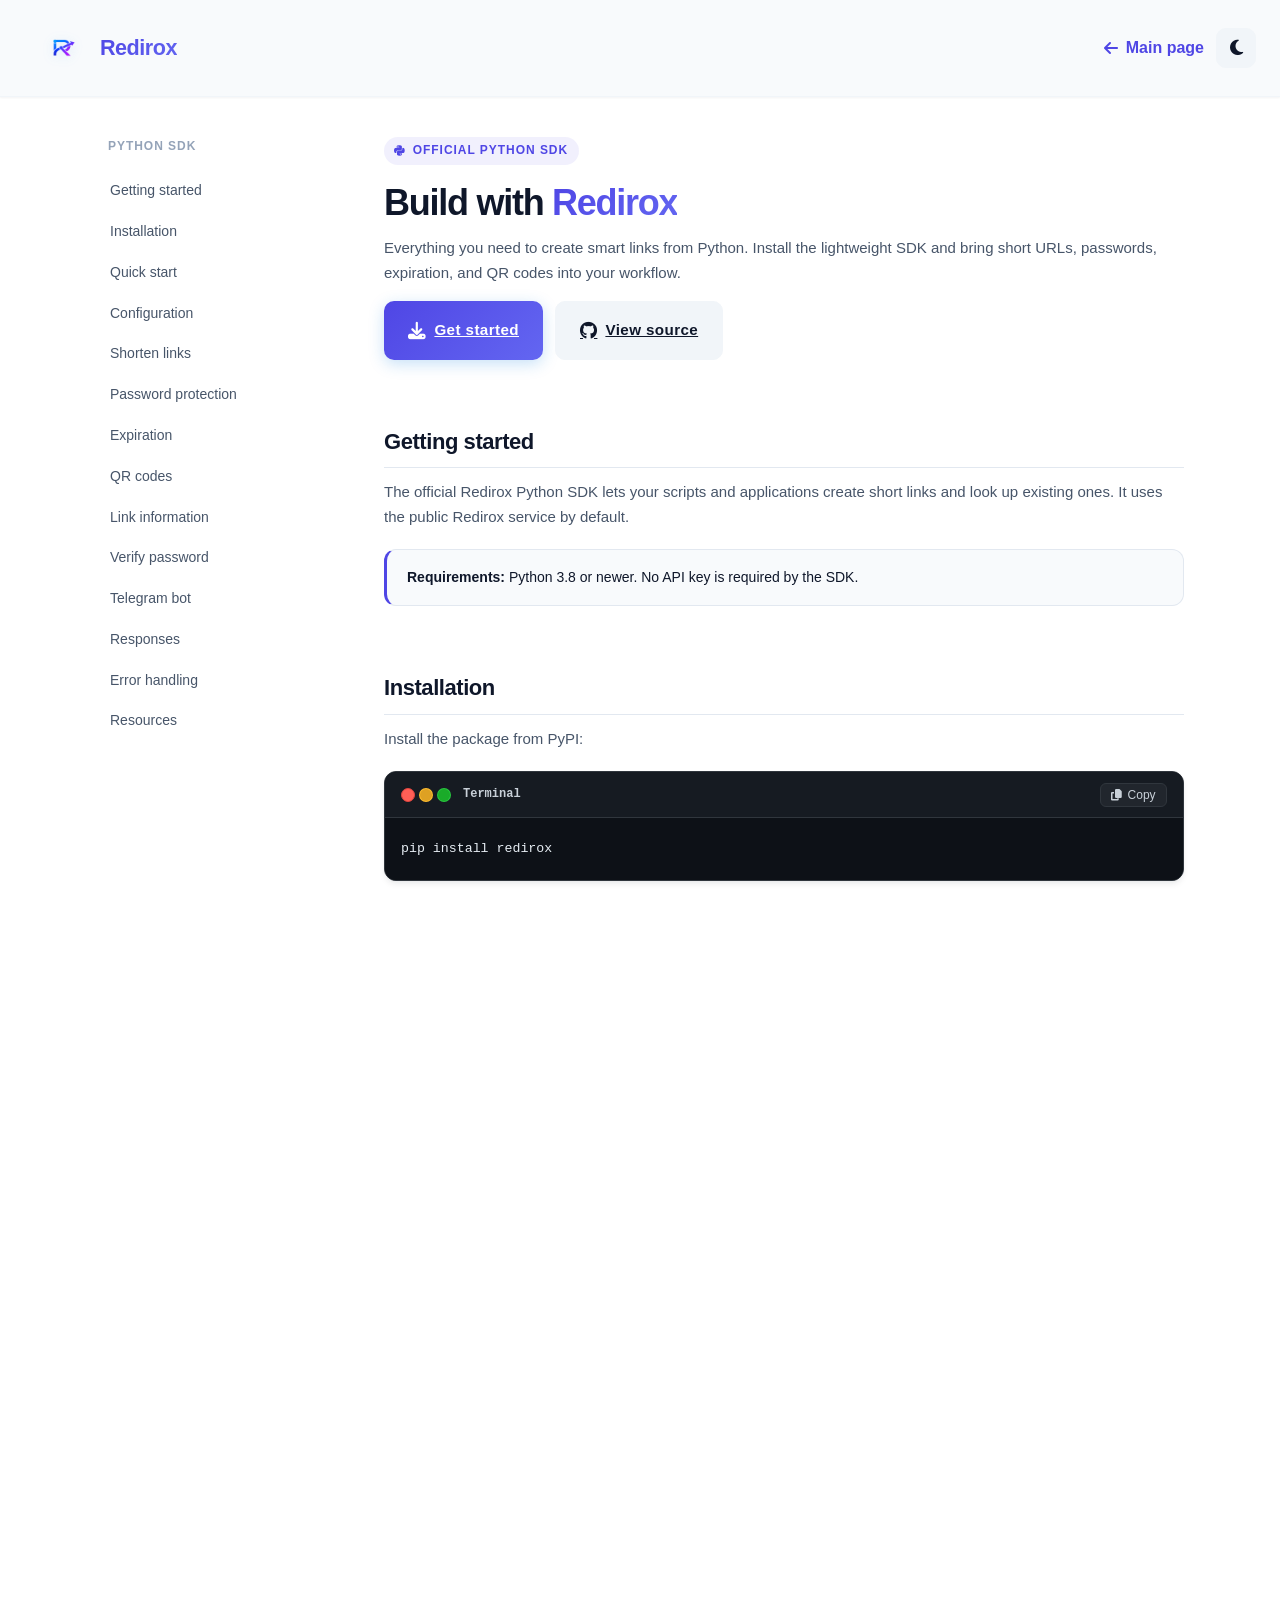
<file: docs.html>
<!DOCTYPE html>
<html lang="en">
<head>
    <meta charset="UTF-8">
    <meta name="viewport" content="width=device-width, initial-scale=1.0">
    <title>Python SDK Documentation | Redirox</title>
    <meta name="description" content="Official Redirox Python SDK documentation: install the package, shorten links, add passwords and expiration, generate QR codes, and look up link information.">
    <meta property="og:type" content="website">
    <meta property="og:image" content="https://redirox.pages.dev/static/redirox-og.png">
    <meta name="twitter:image" content="https://redirox.pages.dev/static/redirox-og.png">
    <meta property="og:title" content="Python SDK Documentation | Redirox">
    <meta property="og:description" content="Integrate Redirox into Python apps, scripts and Telegram bots with the official SDK.">
    <meta name="twitter:card" content="summary_large_image">
    <meta name="twitter:title" content="Python SDK Documentation | Redirox">
    <meta name="twitter:description" content="Integrate Redirox into Python apps, scripts and Telegram bots with the official SDK.">
    <link rel="icon" type="image/png" href="/static/redirox.png">
    <link rel="stylesheet" href="https://cdn.jsdelivr.net/npm/@fortawesome/fontawesome-free@6.5.1/css/all.min.css" crossorigin="anonymous">
    <link rel="stylesheet" href="/static/style.css">
    <link rel="stylesheet" href="/static/docs.css">
</head>
<body><div class="app"><header class="navbar"><div class="navbar-content"><a href="/" class="logo-link" target="_top" style="text-decoration:none"><img src="/static/redirox.png" alt="Redirox Logo" class="logo-img"><span class="logo-text">Redirox</span></a><div style="display:flex;align-items:center;gap:12px"><a href="/" class="footer-link" target="_top" style="text-decoration:none"><i class="fas fa-arrow-left"></i> Main page</a><button class="theme-btn" id="themeToggle" type="button" title="Toggle theme" aria-label="Toggle theme"><i class="fas fa-moon"></i></button></div></div></header><div class="docs-shell"><aside class="docs-nav" aria-label="Documentation sections"><div class="docs-nav-title">Python SDK</div><a href="#getting-started">Getting started</a><a href="#installation">Installation</a><a href="#quick-start">Quick start</a><a href="#configuration">Configuration</a><a href="#shorten">Shorten links</a><a href="#password">Password protection</a><a href="#expiration">Expiration</a><a href="#qr">QR codes</a><a href="#info">Link information</a><a href="#verify">Verify password</a><a href="#telegram">Telegram bot</a><a href="#responses">Responses</a><a href="#errors">Error handling</a><a href="#resources">Resources</a></aside><main class="docs-main"><div class="docs-eyebrow"><i class="fab fa-python"></i> OFFICIAL PYTHON SDK</div><h1>Build with <span class="accent">Redirox</span></h1><p class="docs-intro">Everything you need to create smart links from Python. Install the lightweight SDK and bring short URLs, passwords, expiration, and QR codes into your workflow.</p><div class="docs-hero-actions"><a class="btn btn-primary" href="#installation"><i class="fas fa-download"></i> Get started</a><a class="btn btn-secondary" href="https://github.com/MKishoreDev/redirox-pypi" target="_blank" rel="noopener noreferrer"><i class="fab fa-github"></i> View source</a></div><section id="getting-started"><h2>Getting started</h2><p>The official Redirox Python SDK lets your scripts and applications create short links and look up existing ones. It uses the public Redirox service by default.</p><div class="docs-callout"><p><strong>Requirements:</strong> Python 3.8 or newer. No API key is required by the SDK.</p></div></section>
<section id="installation"><h2>Installation</h2><p>Install the package from PyPI:</p><div class="docs-code"><div class="docs-code-head"><span>Terminal</span><button class="docs-copy" type="button" aria-label="Copy Terminal code"><i class="fas fa-copy"></i> Copy</button></div><pre><code>pip install redirox</code></pre></div><p>For the optional Telegram bot example below, install Pyrogram and tgcrypto separately:</p><div class="docs-code"><div class="docs-code-head"><span>Terminal</span><button class="docs-copy" type="button" aria-label="Copy Terminal code"><i class="fas fa-copy"></i> Copy</button></div><pre><code>pip install pyrogram tgcrypto</code></pre></div></section>
<section id="quick-start"><h2>Quick start</h2><p>Create a client, shorten a link, and read the URL from the returned dictionary.</p><div class="docs-code"><div class="docs-code-head"><span>Python</span><button class="docs-copy" type="button" aria-label="Copy Python code"><i class="fas fa-copy"></i> Copy</button></div><pre><code>from redirox import Redirox

client = Redirox()
result = client.shorten(&quot;https://example.com&quot;)

print(result[&quot;short_url&quot;])</code></pre></div></section>
<section id="configuration"><h2>Configuration</h2><p>By default, the client sends requests to <code>https://redirox.pages.dev</code> with a 15-second request timeout. Pass <code>base_url</code> if you host your own Redirox instance or customize <code>timeout</code> for your network requirements.</p><div class="docs-code"><div class="docs-code-head"><span>Python</span><button class="docs-copy" type="button" aria-label="Copy Python code"><i class="fas fa-copy"></i> Copy</button></div><pre><code>from redirox import Redirox

# Custom base URL and timeout (in seconds)
client = Redirox(
    base_url=&quot;https://redirox.pages.dev&quot;,
    timeout=20
)</code></pre></div><div class="docs-table-wrap"><table class="docs-table"><thead><tr><th>Parameter</th><th>Type</th><th>Default</th><th>Description</th></tr></thead><tbody><tr><td><code>base_url</code></td><td>str</td><td><code>"https://redirox.pages.dev"</code></td><td>Base URL for the Redirox API endpoint (trailing slash removed automatically).</td></tr><tr><td><code>timeout</code></td><td>int | float</td><td><code>15</code></td><td>Request timeout duration in seconds.</td></tr></tbody></table></div></section>
<section id="shorten"><h2>Shorten links</h2><p><code>shorten(url, password=None, expires_at=None, generate_qr=False)</code> creates a new link. The URL must start with <code>http://</code> or <code>https://</code>.</p><div class="docs-code"><div class="docs-code-head"><span>Python</span><button class="docs-copy" type="button" aria-label="Copy Python code"><i class="fas fa-copy"></i> Copy</button></div><pre><code>result = client.shorten(&quot;https://example.com/a/long/path&quot;)
print(result[&quot;code&quot;])
print(result[&quot;short_url&quot;])</code></pre></div><div class="docs-table-wrap"><table class="docs-table"><thead><tr><th>Argument</th><th>Type</th><th>Purpose</th></tr></thead><tbody><tr><td><code>url</code></td><td>str</td><td>Destination URL (required)</td></tr><tr><td><code>password</code></td><td>str | None</td><td>Optional link password</td></tr><tr><td><code>expires_at</code></td><td>str | None</td><td>Optional ISO-formatted expiration date and time</td></tr><tr><td><code>generate_qr</code></td><td>bool</td><td>Include a QR code as a PNG data URL</td></tr></tbody></table></div></section>
<section id="password"><h2>Password protection</h2><p>Add a password when creating a link. Visitors must enter it before the destination opens.</p><div class="docs-code"><div class="docs-code-head"><span>Python</span><button class="docs-copy" type="button" aria-label="Copy Python code"><i class="fas fa-copy"></i> Copy</button></div><pre><code>result = client.shorten(
    &quot;https://example.com/private&quot;,
    password=&quot;mypassword&quot;
)
print(result[&quot;has_password&quot;])  # True</code></pre></div></section>
<section id="expiration"><h2>Expiring links</h2><p>Pass an ISO-formatted future date and time as <code>expires_at</code>.</p><div class="docs-code"><div class="docs-code-head"><span>Python</span><button class="docs-copy" type="button" aria-label="Copy Python code"><i class="fas fa-copy"></i> Copy</button></div><pre><code>from datetime import datetime, timedelta, timezone

expires_at = (datetime.now(timezone.utc) + timedelta(hours=1)).isoformat()
result = client.shorten(
    &quot;https://example.com/limited-time&quot;,
    expires_at=expires_at
)
print(result[&quot;expires_at&quot;])</code></pre></div><div class="docs-callout"><p>Expired links are unavailable. Redirox checks expiration when a visitor opens the link.</p></div></section>
<section id="qr"><h2>QR codes</h2><p>Set <code>generate_qr=True</code> to receive a base64-encoded PNG data URL in <code>qr_code</code>. It is generated when the link is created, not fetched later by <code>info()</code>.</p><div class="docs-code"><div class="docs-code-head"><span>Python</span><button class="docs-copy" type="button" aria-label="Copy Python code"><i class="fas fa-copy"></i> Copy</button></div><pre><code>import base64

result = client.shorten(&quot;https://github.com&quot;, generate_qr=True)
qr_data_url = result[&quot;qr_code&quot;]

if qr_data_url:
    image_bytes = base64.b64decode(qr_data_url.split(&quot;,&quot;, 1)[1])
    with open(&quot;qr.png&quot;, &quot;wb&quot;) as file:
        file.write(image_bytes)</code></pre></div></section>
<section id="info"><h2>Link information</h2><p>Use the link’s six-character code to retrieve its destination, visit count, creation date, expiration date, and password status.</p><div class="docs-code"><div class="docs-code-head"><span>Python</span><button class="docs-copy" type="button" aria-label="Copy Python code"><i class="fas fa-copy"></i> Copy</button></div><pre><code>info = client.info(&quot;abc123&quot;)
print(info[&quot;url&quot;])
print(info[&quot;visits&quot;])
print(info[&quot;has_password&quot;])</code></pre></div><p><code>info(code)</code> returns the JSON response from <code>GET /info/&lt;code&gt;</code>. It does not return the password or QR image.</p></section>
<section id="verify"><h2>Verify password</h2><p>Validate a password against a password-protected link programmatically.</p><div class="docs-code"><div class="docs-code-head"><span>Python</span><button class="docs-copy" type="button" aria-label="Copy Python code"><i class="fas fa-copy"></i> Copy</button></div><pre><code>try:
    check = client.verify(&quot;abc123&quot;, &quot;mypassword&quot;)
    print(&quot;Destination URL:&quot;, check[&quot;url&quot;])
except RediroxAuthError:
    print(&quot;Invalid password provided!&quot;)</code></pre></div></section>
<section id="telegram"><h2>Telegram bot example</h2><p>Use the SDK inside a Pyrogram bot to reply with a short URL. Replace the placeholders with your own Telegram credentials.</p><div class="docs-code"><div class="docs-code-head"><span>Python</span><button class="docs-copy" type="button" aria-label="Copy Python code"><i class="fas fa-copy"></i> Copy</button></div><pre><code>from pyrogram import Client, filters
from redirox import Redirox

app = Client(
    &quot;redirox-bot&quot;,
    api_id=12345,
    api_hash=&quot;YOUR_API_HASH&quot;,
    bot_token=&quot;YOUR_BOT_TOKEN&quot;
)
redirox = Redirox()

@app.on_message(filters.text &amp; filters.private)
async def shorten_link(_, message):
    try:
        result = redirox.shorten(message.text.strip())
        await message.reply_text(result[&quot;short_url&quot;])
    except Exception as error:
        await message.reply_text(f&quot;Could not shorten link: {error}&quot;)

app.run()</code></pre></div><p>The SDK uses synchronous HTTP requests. For high-volume async bots, run calls off the event loop.</p></section>
<section id="responses"><h2>Responses</h2><p><code>shorten()</code> returns a dictionary with the fields below. <code>qr_code</code> is <code>None</code> unless requested; <code>expires_at</code> is <code>None</code> unless supplied.</p><div class="docs-code"><div class="docs-code-head"><span>Python</span><button class="docs-copy" type="button" aria-label="Copy Python code"><i class="fas fa-copy"></i> Copy</button></div><pre><code>{
    &quot;code&quot;: &quot;abc123&quot;,
    &quot;short_url&quot;: &quot;https://redirox.pages.dev/abc123&quot;,
    &quot;url&quot;: &quot;https://example.com&quot;,
    &quot;qr_code&quot;: None,
    &quot;expires_at&quot;: None,
    &quot;has_password&quot;: False
}</code></pre></div></section>
<section id="errors"><h2>Error handling</h2><p>The Redirox SDK provides a dedicated hierarchy of custom exceptions, allowing you to catch specific errors cleanly:</p><div class="docs-table-wrap"><table class="docs-table"><thead><tr><th>Exception</th><th>Status</th><th>Description</th></tr></thead><tbody><tr><td><code>RediroxValidationError</code></td><td>400</td><td>Raised when invalid URL or payload parameters are provided.</td></tr><tr><td><code>RediroxAuthError</code></td><td>401</td><td>Raised when an incorrect password is supplied for a link.</td></tr><tr><td><code>RediroxNotFoundError</code></td><td>404</td><td>Raised when the requested short link does not exist or has expired.</td></tr><tr><td><code>RediroxConnectionError</code></td><td>-</td><td>Raised on network failure or unreachable host.</td></tr><tr><td><code>RediroxAPIError</code></td><td>5xx</td><td>Raised on other unexpected HTTP/API errors.</td></tr><tr><td><code>RediroxError</code></td><td>-</td><td>Base class for all Redirox SDK exceptions.</td></tr></tbody></table></div><div class="docs-code"><div class="docs-code-head"><span>Python</span><button class="docs-copy" type="button" aria-label="Copy Python code"><i class="fas fa-copy"></i> Copy</button></div><pre><code>from redirox import (
    Redirox,
    RediroxValidationError,
    RediroxAuthError,
    RediroxNotFoundError,
    RediroxConnectionError,
    RediroxAPIError,
)

client = Redirox()

try:
    result = client.shorten(&quot;https://example.com&quot;)
except RediroxValidationError as e:
    print(&quot;Validation failed:&quot;, e)
except RediroxAuthError as e:
    print(&quot;Authentication error:&quot;, e)
except RediroxNotFoundError as e:
    print(&quot;Link not found:&quot;, e)
except RediroxConnectionError as e:
    print(&quot;Connection problem:&quot;, e)
except RediroxAPIError as e:
    print(f&quot;API Error ({e.status_code}):&quot;, e)</code></pre></div></section>
<section id="resources"><h2>Resources</h2><p>Explore the package and the open-source project.</p><div class="docs-links"><a href="https://pypi.org/project/redirox/" target="_blank" rel="noopener noreferrer"><i class="fab fa-python"></i> PyPI package <i class="fas fa-arrow-up-right-from-square"></i></a><a href="https://github.com/MKishoreDev/redirox-pypi" target="_blank" rel="noopener noreferrer"><i class="fab fa-github"></i> SDK source <i class="fas fa-arrow-up-right-from-square"></i></a><a href="https://github.com/MKishoreDev/Redirox" target="_blank" rel="noopener noreferrer"><i class="fab fa-github"></i> Website source <i class="fas fa-arrow-up-right-from-square"></i></a></div></section></main></div><footer class="footer"><div class="footer-inner"><div class="footer-left"><p>Created by <strong>Kishore M</strong></p><p class="footer-tagline">Making URL sharing simple, secure, and smart</p></div><div class="footer-center"><a class="footer-link" target="_top" href="/"><i class="fas fa-link"></i> Redirox</a><a class="footer-link" href="https://github.com/MKishoreDev/redirox-pypi" target="_blank" rel="noopener noreferrer"><i class="fab fa-github"></i> SDK Repository</a></div><div class="footer-right"><p>&copy; 2026 Redirox. All rights reserved.</p></div></div></footer></div>
    <script src="/static/docs.js" defer></script>
</body>
</html>
</file>
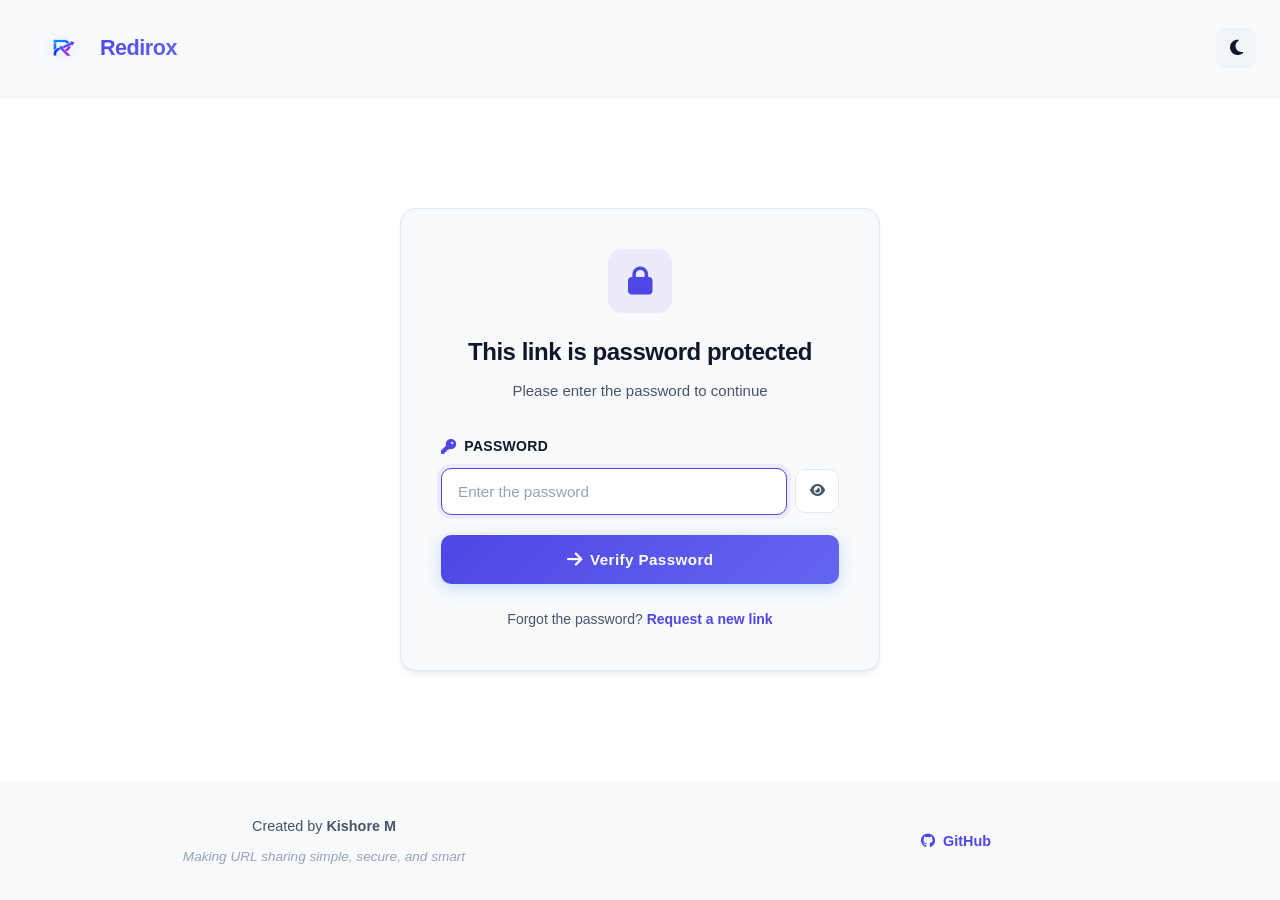
<file: password.html>
<!DOCTYPE html>
<html lang="en">
<head>
    <meta charset="UTF-8">
    <meta name="viewport" content="width=device-width, initial-scale=1.0">
    <title>Enter Password | Redirox</title>
    <link rel="icon" type="image/png" href="/static/redirox.png">
    <link rel="stylesheet" href="https://cdn.jsdelivr.net/npm/@fortawesome/fontawesome-free@6.5.1/css/all.min.css" crossorigin="anonymous">
    <link rel="stylesheet" href="/static/style.css">
</head>
<body>
    <div class="app">
        <header class="navbar">
            <div class="navbar-content">
                <a href="/" class="logo-link" style="text-decoration: none;">
                    <img src="/static/redirox.png" alt="Redirox Logo" class="logo-img">
                    <span class="logo-text">Redirox</span>
                </a>
                <button class="theme-btn" id="themeToggle" title="Toggle theme">
                    <i class="fas fa-moon"></i>
                </button>
            </div>
        </header>

        <main class="content" style="display: flex; align-items: center; justify-content: center; flex: 1;">
            <div class="password-container">
                <div class="password-card">
                    <div class="password-header">
                        <div class="password-icon-box">
                            <i class="fas fa-lock"></i>
                        </div>
                        <h1>This link is password protected</h1>
                        <p>Please enter the password to continue</p>
                    </div>

                    <form id="passwordForm" class="password-form">
                        <div id="codeHolder" data-code="{{ code if code is defined else '' }}" style="display:none;"></div>
                        <div class="input-group">
                            <label for="passwordField" class="label">
                                <i class="fas fa-key"></i> Password
                            </label>
                            <div class="password-input-wrapper">
                                <input 
                                    type="password" 
                                    id="passwordField" 
                                    class="input-field"
                                    placeholder="Enter the password"
                                    required
                                    autofocus
                                >
                                <button type="button" class="password-toggle" id="passwordToggle" title="Show/Hide">
                                    <i class="fas fa-eye"></i>
                                </button>
                            </div>
                        </div>

                        <button type="submit" class="btn btn-primary">
                            <i class="fas fa-arrow-right"></i> Verify Password
                        </button>
                    </form>

                    <div id="errorMessage" class="error-msg" style="display: none;"></div>

                    <div class="password-footer">
                        <p>Forgot the password? <a href="/">Request a new link</a></p>
                    </div>
                </div>
            </div>
        </main>

        <footer class="footer">
            <div class="footer-inner">
                <div class="footer-left">
                    <p>Created by <strong>Kishore M</strong></p>
                    <p class="footer-tagline">Making URL sharing simple, secure, and smart</p>
                </div>
                <div class="footer-center">
                    <a href="https://github.com/MKishoreDev/Redirox" target="_blank" class="footer-link">
                        <i class="fab fa-github"></i> GitHub
                    </a>
                </div>
            </div>
        </footer>
    </div>
    <script src="/static/password.js" defer></script>
</body>
</html>
</file>
<file: static/style.css>
* {
    margin: 0;
    padding: 0;
    box-sizing: border-box;
}

:root {
    --primary-blue: #4f46e5;
    --primary-purple: #6366f1;
    --primary-gradient: linear-gradient(135deg, #4f46e5 0%, #6366f1 100%);
    
    --bg-primary: #ffffff;
    --bg-secondary: #f8fafc;
    --bg-tertiary: #f1f5f9;
    --text-primary: #0f172a;
    --text-secondary: #475569;
    --text-tertiary: #94a3b8;
    --border: #e2e8f0;
    --border-light: #f1f5f9;
    
    --accent: #4f46e5;
    --accent-light: rgba(79, 70, 229, 0.08);
    --accent-hover: #4338ca;
    
    --secondary: #6366f1;
    --secondary-light: #eef2ff;
    --secondary-hover: #4f46e5;
    
    --success: #10b981;
    --warning: #f59e0b;
    --error: #ef4444;
    
    --shadow-sm: 0 1px 2px rgba(15, 23, 42, 0.05);
    --shadow-md: 0 4px 6px -1px rgba(15, 23, 42, 0.08), 0 2px 4px -2px rgba(15, 23, 42, 0.04);
    --shadow-lg: 0 10px 15px -3px rgba(15, 23, 42, 0.08), 0 4px 6px -4px rgba(15, 23, 42, 0.04);
    
    --transition: all 0.2s cubic-bezier(0.16, 1, 0.3, 1);
}

[data-theme="dark"] {
    --primary-blue: #6366f1;
    --primary-purple: #818cf8;
    --primary-gradient: linear-gradient(135deg, #6366f1 0%, #818cf8 100%);
    
    --bg-primary: #090d16;
    --bg-secondary: #0f172a;
    --bg-tertiary: #1e293b;
    --text-primary: #f8fafc;
    --text-secondary: #94a3b8;
    --text-tertiary: #64748b;
    --border: #1e293b;
    --border-light: #334155;
    
    --accent: #6366f1;
    --accent-light: rgba(99, 102, 241, 0.15);
    --accent-hover: #818cf8;
    
    --secondary: #818cf8;
    --secondary-light: rgba(129, 140, 248, 0.15);
    --secondary-hover: #a5b4fc;
    
    --shadow-sm: 0 1px 2px rgba(0, 0, 0, 0.4);
    --shadow-md: 0 4px 12px rgba(0, 0, 0, 0.5);
    --shadow-lg: 0 12px 28px rgba(0, 0, 0, 0.6);
}

html, body {
    height: 100%;
}

body {
    font-family: -apple-system, BlinkMacSystemFont, 'Segoe UI', 'Roboto', sans-serif;
    background-color: var(--bg-primary);
    color: var(--text-primary);
    transition: background-color 0.3s ease, color 0.3s ease;
    line-height: 1.6;
    font-weight: 400;
    -webkit-font-smoothing: antialiased;
    -moz-osx-font-smoothing: grayscale;
}

.app {
    min-height: 100vh;
    display: flex;
    flex-direction: column;
    background-color: var(--bg-primary);
}

.navbar {
    background: var(--bg-secondary);
    border-bottom: 1px solid var(--border-light);
    padding: 1rem 0;
    position: sticky;
    top: 0;
    z-index: 100;
    box-shadow: var(--shadow-sm);
    backdrop-filter: blur(10px);
}

.navbar-content {
    max-width: 1400px;
    margin: 0 auto;
    padding: 0 1.5rem;
    display: flex;
    justify-content: space-between;
    align-items: center;
}

.logo-link {
    display: flex;
    align-items: center;
    gap: 0.75rem;
    cursor: pointer;
    transition: var(--transition);
    padding: 0.5rem 1rem;
    border-radius: 12px;
}

.logo-link:hover {
    background: var(--bg-tertiary);
}

.logo-img {
    width: 48px;
    height: 48px;
    object-fit: contain;
    filter: drop-shadow(0 2px 6px rgba(30, 136, 229, 0.15));
    transition: var(--transition);
}

.logo-text {
    font-size: 1.35rem;
    font-weight: 800;
    letter-spacing: -0.5px;
    background: linear-gradient(135deg, var(--accent) 0%, var(--secondary) 100%);
    -webkit-background-clip: text;
    -webkit-text-fill-color: transparent;
    background-clip: text;
    transition: var(--transition);
}

.theme-btn {
    background: var(--bg-tertiary);
    border: 1.5px solid var(--border-light);
    width: 2.5rem;
    height: 2.5rem;
    border-radius: 10px;
    cursor: pointer;
    display: flex;
    align-items: center;
    justify-content: center;
    color: var(--text-primary);
    font-size: 1.1rem;
    transition: var(--transition);
}

.theme-btn:hover {
    background: var(--accent-light);
    color: var(--accent);
    border-color: var(--accent);
    transform: rotate(20deg) scale(1.05);
}

.theme-btn:active {
    transform: rotate(20deg) scale(0.95);
}

.content {
    flex: 1;
    max-width: 1400px;
    width: 100%;
    margin: 0 auto;
    padding: 3rem 1.5rem;
}

.hero {
    text-align: center;
    margin-bottom: 4rem;
    animation: fadeInDown 0.6s ease-out;
}

@keyframes fadeInDown {
    from {
        opacity: 0;
        transform: translateY(-20px);
    }
    to {
        opacity: 1;
        transform: translateY(0);
    }
}

.hero-title {
    font-size: clamp(2rem, 5vw, 3.5rem);
    font-weight: 800;
    margin-bottom: 1rem;
    line-height: 1.2;
    color: var(--text-primary);
    letter-spacing: -1px;
}

.accent {
    background: var(--primary-gradient);
    -webkit-background-clip: text;
    -webkit-text-fill-color: transparent;
    background-clip: text;
}

.hero-desc {
    font-size: 1.125rem;
    color: var(--text-secondary);
    margin-bottom: 2rem;
    max-width: 600px;
    margin-left: auto;
    margin-right: auto;
}

.hero-tagline {
    font-size: 0.875rem;
    color: var(--text-tertiary);
    margin-top: 0.5rem;
    font-style: italic;
}

.form-wrapper,
.result-wrapper {
    display: flex;
    justify-content: center;
    width: 100%;
    margin-bottom: 4rem;
    animation: fadeInUp 0.6s ease-out;
}

@keyframes fadeInUp {
    from {
        opacity: 0;
        transform: translateY(20px);
    }
    to {
        opacity: 1;
        transform: translateY(0);
    }
}

.form-box,
.result-box {
    background: var(--bg-secondary);
    border: 1px solid var(--border-light);
    border-radius: 16px;
    padding: 2.5rem;
    width: 100%;
    max-width: 820px;
    box-shadow: var(--shadow-md);
    position: relative;
    overflow: hidden;
    margin: 0 auto;
}

.form-box::before,
.result-box::before {
    content: '';
    position: absolute;
    top: 0;
    left: 0;
    right: 0;
    height: 4px;
    background: var(--primary-gradient);
}

.form {
    display: flex;
    flex-direction: column;
    gap: 1.5rem;
}

.input-group {
    display: flex;
    flex-direction: column;
    gap: 0.625rem;
}

.label {
    font-size: 0.875rem;
    font-weight: 600;
    color: var(--text-primary);
    display: flex;
    align-items: center;
    gap: 0.5rem;
    letter-spacing: 0.3px;
    text-transform: uppercase;
}

.label i {
    color: var(--accent);
    font-size: 0.95rem;
}

.optional-tag {
    font-size: 0.7rem;
    color: var(--text-tertiary);
    font-weight: 500;
    text-transform: lowercase;
    margin-left: auto;
}

.input-field,
.time-field {
    padding: 0.875rem 1rem;
    border: 1.5px solid var(--border-light);
    border-radius: 10px;
    font-size: 0.95rem;
    background: var(--bg-primary);
    color: var(--text-primary);
    transition: var(--transition);
    font-family: inherit;
}

.input-field::placeholder {
    color: var(--text-tertiary);
}

.input-field:focus,
.time-field:focus {
    outline: none;
    border-color: var(--accent);
    box-shadow: 0 0 0 4px var(--accent-light);
    background: var(--bg-primary);
}

.input-field:not(:placeholder-shown) {
    border-color: var(--accent);
}

.password-input-wrapper {
    display: flex;
    align-items: center;
    gap: 0.5rem;
    width: 100%;
}

.password-input-wrapper .input-field {
    flex: 1;
}

.password-toggle-btn {
    background: var(--bg-tertiary);
    border: 1.5px solid var(--border-light);
    width: 2.75rem;
    height: 2.75rem;
    border-radius: 10px;
    cursor: pointer;
    display: flex;
    align-items: center;
    justify-content: center;
    color: var(--text-primary);
    transition: var(--transition);
    flex-shrink: 0;
    padding: 0;
    font-size: 1rem;
}

.password-toggle-btn:hover {
    background: var(--accent-light);
    border-color: var(--accent);
    color: var(--accent);
}

.password-toggle-btn:active {
    transform: scale(0.95);
}

.form-grid {
    display: grid;
    grid-template-columns: 1fr 1fr;
    gap: 1rem;
}

.time-section {
    animation: slideDown 0.3s ease-out;
}

@keyframes slideDown {
    from {
        opacity: 0;
        max-height: 0;
        overflow: hidden;
    }
    to {
        opacity: 1;
        max-height: 200px;
        overflow: visible;
    }
}

.hint-text {
    font-size: 0.82rem;
    color: var(--text-tertiary);
    margin-top: 0.25rem;
}

.custom-expiry-container {
    margin-top: 0.75rem;
    padding: 0.25rem 0;
    max-width: 560px;
}

.custom-expiry-container .input-group {
    gap: 0.5rem;
    max-width: 560px;
}

.custom-expiry-container .label {
    font-size: 0.8rem;
}

.custom-expiry-container .datepicker-input {
    padding: 0.8rem 0.95rem;
    max-width: 560px;
    width: 100%;
}

.tuncxys-datepicker {
    max-width: 560px;
    width: 100%;
    margin: 0;
}

.datepicker-input {
    width: 100%;
    background: var(--bg-primary);
    border: 1.5px solid var(--border-light);
    border-radius: 10px;
    font-size: 0.95rem;
    color: var(--text-primary);
    padding: 0.9rem 1rem;
}

.datepicker-input:focus {
    outline: none;
    border-color: var(--accent);
    box-shadow: 0 0 0 4px rgba(30, 136, 229, 0.12);
}

.tuncxys-datepicker {
    width: 100%;
}

.tuncxys-datepicker .picker-wrapper {
    background: var(--bg-secondary);
    border: 1px solid var(--border-light);
    border-radius: 18px;
    box-shadow: 0 18px 60px rgba(0, 0, 0, 0.12);
}

.tuncxys-datepicker .picker-header,
.tuncxys-datepicker .picker-footer {
    background: var(--bg-secondary);
}

.tuncxys-datepicker .picker-day.selected,
.tuncxys-datepicker .picker-time.selected {
    background: var(--accent);
    color: #fff;
}

.tuncxys-datepicker .picker-time:hover,
.tuncxys-datepicker .picker-day:hover {
    background: rgba(56, 189, 248, 0.16);
}

.tuncxys-datepicker .picker-wrapper,
.tuncxys-datepicker .picker-header,
.tuncxys-datepicker .picker-footer,
.tuncxys-datepicker .picker-day,
.tuncxys-datepicker .picker-time,
.tuncxys-datepicker .picker-num,
.tuncxys-datepicker .week-day {
    color: var(--text-primary);
}

.tuncxys-datepicker .picker-time .picker-num.active,
.tuncxys-datepicker .picker-day.selected {
    background: var(--accent);
    color: #fff;
}

.tuncxys-datepicker .picker-time .picker-num:hover,
.tuncxys-datepicker .picker-day:hover {
    background: rgba(56, 189, 248, 0.16);
}

@media (max-width: 640px) {
    .tuncxys-datepicker .picker-wrapper {
        left: 0 !important;
        right: 0 !important;
        margin: 0 auto;
        width: calc(100% - 2rem);
    }
}


.time-sep {
    color: var(--text-tertiary);
    font-weight: 700;
    font-size: 1.125rem;
}

.btn {
    padding: 1rem 1.5rem;
    border: none;
    border-radius: 10px;
    font-size: 0.95rem;
    font-weight: 600;
    cursor: pointer;
    transition: var(--transition);
    display: inline-flex;
    align-items: center;
    justify-content: center;
    gap: 0.5rem;
    letter-spacing: 0.3px;
}

.btn-primary {
    background: var(--primary-gradient);
    color: white;
    width: 100%;
    box-shadow: 0 4px 15px rgba(30, 136, 229, 0.25);
    font-weight: 700;
    letter-spacing: 0.4px;
}

.btn-primary:hover {
    transform: translateY(-2px);
    box-shadow: 0 8px 30px rgba(30, 136, 229, 0.35);
}

.btn-primary:active {
    transform: translateY(0);
}

.btn-primary i {
    font-size: 1.1rem;
}

.btn-secondary {
    background: var(--bg-tertiary);
    color: var(--text-primary);
    border: 1.5px solid var(--border-light);
    width: 100%;
    font-weight: 700;
    letter-spacing: 0.4px;
}

.btn-secondary:hover {
    border-color: var(--accent);
    background: var(--accent-light);
    color: var(--accent);
    transform: translateY(-1px);
}

.btn-secondary i {
    font-size: 1.1rem;
}

.btn-cta {
    background: var(--primary-gradient);
    color: white;
    padding: 1.125rem 2.5rem;
    box-shadow: 0 4px 15px rgba(30, 136, 229, 0.25);
    font-weight: 700;
    letter-spacing: 0.4px;
}

.btn-cta:hover {
    transform: translateY(-2px);
    box-shadow: 0 8px 30px rgba(30, 136, 229, 0.35);
}

.error-msg {
    padding: 1rem;
    background: rgba(239, 68, 68, 0.1);
    color: var(--error);
    border-radius: 10px;
    font-size: 0.9rem;
    border-left: 4px solid var(--error);
    animation: slideIn 0.3s ease-out;
}

@keyframes slideIn {
    from {
        opacity: 0;
        transform: translateX(-20px);
    }
    to {
        opacity: 1;
        transform: translateX(0);
    }
}

.result-wrapper {
    display: flex;
    justify-content: center;
    margin-bottom: 4rem;
    animation: fadeInUp 0.6s ease-out;
}

.result-box {
    background: var(--bg-secondary);
    border: 1px solid var(--border-light);
    border-radius: 16px;
    padding: 2.5rem;
    width: 100%;
    max-width: 750px;
    box-shadow: var(--shadow-md);
    position: relative;
    overflow: hidden;
}

.result-box::before {
    content: '';
    position: absolute;
    top: 0;
    left: 0;
    right: 0;
    height: 4px;
    background: var(--primary-gradient);
}

.result-header {
    text-align: center;
    margin-bottom: 2rem;
}

.result-header h3 {
    font-size: 1.75rem;
    color: var(--text-primary);
    font-weight: 700;
}

.result-layout {
    display: grid;
    grid-template-columns: minmax(240px, 280px) 1fr;
    gap: 2.5rem;
    margin-bottom: 2rem;
}

.result-layout.no-qr {
    grid-template-columns: 1fr;
}

.qr-section {
    display: flex;
    flex-direction: column;
    align-items: center;
    justify-content: flex-start;
}

.qr-card {
    position: relative;
    width: 220px;
    height: 220px;
    border-radius: 14px;
    overflow: hidden;
    background: var(--bg-tertiary);
    border: 2px solid var(--border-light);
    margin-bottom: 0.85rem;
    box-shadow: var(--shadow-sm);
    display: flex;
    align-items: center;
    justify-content: center;
}

.qr-skeleton {
    position: absolute;
    inset: 0;
    background: var(--bg-tertiary);
    display: flex;
    flex-direction: column;
    align-items: center;
    justify-content: center;
    gap: 12px;
    overflow: hidden;
    z-index: 2;
}

.skeleton-shimmer {
    position: absolute;
    inset: 0;
    background: linear-gradient(
        90deg,
        transparent 0%,
        rgba(255, 255, 255, 0.08) 50%,
        transparent 100%
    );
    animation: shimmerSlide 1.5s infinite;
}

@keyframes shimmerSlide {
    0% { transform: translateX(-100%); }
    100% { transform: translateX(100%); }
}

.skeleton-qr-pattern {
    position: relative;
    width: 90px;
    height: 90px;
    border-radius: 8px;
    opacity: 0.4;
}

.sq-corner {
    position: absolute;
    width: 26px;
    height: 26px;
    border: 3.5px solid var(--accent);
    border-radius: 4px;
}

.sq-tl { top: 0; left: 0; }
.sq-tr { top: 0; right: 0; }
.sq-bl { bottom: 0; left: 0; }

.sq-center {
    position: absolute;
    top: 50%;
    left: 50%;
    transform: translate(-50%, -50%);
    width: 18px;
    height: 18px;
    background: var(--accent);
    border-radius: 3px;
    animation: pulse 1.5s ease-in-out infinite;
}

.skeleton-label {
    font-size: 0.75rem;
    color: var(--text-tertiary);
    font-weight: 600;
    letter-spacing: 0.5px;
    text-transform: uppercase;
    animation: pulse 1.5s ease-in-out infinite;
}

@keyframes pulse {
    0%, 100% { opacity: 0.35; transform: scale(0.96); }
    50% { opacity: 0.75; transform: scale(1.04); }
}

.qr-img {
    width: 100%;
    height: 100%;
    object-fit: contain;
    border-radius: 12px;
    padding: 8px;
    background: #ffffff;
    box-shadow: var(--shadow-sm);
    animation: qrFadeIn 0.35s ease-out;
}

@keyframes qrFadeIn {
    from { opacity: 0; transform: scale(0.94); }
    to { opacity: 1; transform: scale(1); }
}

.qr-text {
    font-size: 0.85rem;
    color: var(--text-tertiary);
    text-align: center;
    display: flex;
    align-items: center;
    gap: 6px;
}

.btn-primary:disabled {
    opacity: 0.75;
    cursor: not-allowed;
    transform: none !important;
}

.result-details {
    display: flex;
    flex-direction: column;
    gap: 1.25rem;
}

.result-item {
    display: flex;
    flex-direction: column;
    gap: 0.5rem;
}

.result-label {
    font-size: 0.8rem;
    font-weight: 700;
    color: var(--text-primary);
    text-transform: uppercase;
    letter-spacing: 0.3px;
}

.result-input-group {
    display: flex;
    gap: 0.5rem;
}

.result-field {
    flex: 1;
    padding: 0.875rem 1rem;
    border: 1.5px solid var(--border-light);
    border-radius: 10px;
    background: var(--bg-primary);
    color: var(--text-primary);
    font-size: 0.9rem;
    font-family: 'Courier New', monospace;
    font-weight: 500;
}

.copy-btn,
.share-btn {
    background: var(--bg-tertiary);
    border: 1.5px solid var(--border-light);
    width: 2.75rem;
    height: 2.75rem;
    border-radius: 10px;
    cursor: pointer;
    display: flex;
    align-items: center;
    justify-content: center;
    color: var(--text-primary);
    transition: var(--transition);
    flex-shrink: 0;
}

.copy-btn:hover,
.share-btn:hover {
    background: var(--accent);
    border-color: var(--accent);
    color: white;
    transform: scale(1.05);
}

.share-group,
.share-group-unified {
    display: flex;
    gap: 0.75rem;
    flex-wrap: wrap;
    align-items: center;
}

.download-btn {
    width: auto;
    padding: 0.9rem 1rem;
}

.share-btn {
    width: auto;
    padding: 0.625rem 1rem;
    font-size: 0.95rem;
}

.features-section {
    margin-bottom: 4rem;
}

.features-section h3 {
    text-align: center;
    font-size: 2rem;
    margin-bottom: 3rem;
    color: var(--text-primary);
    font-weight: 700;
}

.features-grid {
    display: grid;
    grid-template-columns: repeat(auto-fit, minmax(280px, 1fr));
    gap: 2rem;
}

.feature-card {
    background: var(--bg-secondary);
    border: 1px solid var(--border-light);
    border-radius: 16px;
    padding: 2rem;
    text-align: center;
    transition: var(--transition);
    cursor: pointer;
    position: relative;
    overflow: hidden;
}

.feature-card::before {
    content: '';
    position: absolute;
    top: 0;
    left: 0;
    right: 0;
    height: 3px;
    background: var(--primary-gradient);
    transform: scaleX(0);
    transition: transform 0.3s ease;
    transform-origin: left;
}

.feature-card:hover {
    transform: translateY(-8px);
    border-color: var(--accent);
    box-shadow: var(--shadow-lg);
}

.feature-card:hover::before {
    transform: scaleX(1);
}

.feature-icon {
    font-size: 2.5rem;
    background: var(--accent-light);
    width: 70px;
    height: 70px;
    border-radius: 14px;
    display: flex;
    align-items: center;
    justify-content: center;
    margin: 0 auto 1.5rem;
    color: var(--accent);
    transition: var(--transition);
}

.feature-card:hover .feature-icon {
    background: var(--secondary-light);
    color: var(--secondary);
    transform: scale(1.1) rotate(5deg);
}

.feature-card h4 {
    font-size: 1.125rem;
    margin-bottom: 0.75rem;
    color: var(--text-primary);
    font-weight: 700;
}

.feature-card p {
    font-size: 0.95rem;
    color: var(--text-secondary);
    line-height: 1.6;
}

.info-section {
    background: var(--bg-secondary);
    border-radius: 16px;
    padding: 3rem 2rem;
    margin-bottom: 4rem;
    border: 1px solid var(--border-light);
}

.info-container {
    display: grid;
    grid-template-columns: repeat(auto-fit, minmax(300px, 1fr));
    gap: 2.5rem;
    max-width: 1200px;
    margin: 0 auto;
}

.info-content h3 {
    font-size: 1.375rem;
    margin-bottom: 1.5rem;
    color: var(--text-primary);
    font-weight: 700;
}

.info-content h4 {
    font-size: 1rem;
    margin: 1.5rem 0 1rem 0;
    color: var(--accent);
    font-weight: 700;
}

.info-list {
    list-style: none;
    display: flex;
    flex-direction: column;
    gap: 0.875rem;
}

.info-list li {
    display: flex;
    align-items: flex-start;
    gap: 0.875rem;
    color: var(--text-secondary);
    font-size: 0.95rem;
    line-height: 1.6;
}

.info-list i {
    color: var(--success);
    min-width: 20px;
    margin-top: 2px;
}

.cta-section {
    text-align: center;
    padding: 3rem 2rem;
    background: var(--bg-secondary);
    border-radius: 16px;
    border: 1px solid var(--border-light);
    margin-bottom: 2rem;
}

.cta-section h3 {
    font-size: 2rem;
    margin-bottom: 0.75rem;
    color: var(--text-primary);
    font-weight: 700;
}

.cta-section p {
    font-size: 1.125rem;
    color: var(--text-secondary);
    margin-bottom: 2rem;
}

.footer {
    background: var(--bg-secondary);
    border-top: 1px solid var(--border-light);
    padding: 2rem 1.5rem;
    margin-top: auto;
}

.footer-inner {
    max-width: 1400px;
    margin: 0 auto;
    display: grid;
    grid-template-columns: repeat(auto-fit, minmax(250px, 1fr));
    gap: 2rem;
    text-align: center;
    font-size: 0.9rem;
    color: var(--text-secondary);
}

.footer-left,
.footer-center,
.footer-right {
    display: flex;
    flex-direction: column;
    justify-content: center;
    gap: 0.5rem;
}

.footer-tagline {
    font-size: 0.85rem;
    color: var(--text-tertiary);
    font-style: italic;
}

.footer-link {
    color: var(--accent);
    text-decoration: none;
    font-weight: 600;
    display: inline-flex;
    align-items: center;
    gap: 0.5rem;
    transition: var(--transition);
    justify-content: center;
}

.footer-link:hover {
    color: var(--accent-hover);
}

@media (max-width: 768px) {
    .navbar-content {
        padding: 0 1rem;
    }

    .logo-img {
        width: 44px;
        height: 44px;
    }

    .logo-text {
        font-size: 1.2rem;
    }

    .content {
        padding: 2rem 1rem;
    }

    .hero-title {
        font-size: clamp(1.5rem, 4vw, 2.5rem);
    }

    .form-box,
    .result-box {
        padding: 1.5rem;
    }

    .form-box::before,
    .result-box::before {
        height: 3px;
    }

    .form-grid {
        grid-template-columns: 1fr;
        gap: 1rem;
    }

    .result-layout {
        grid-template-columns: 1fr;
        gap: 2rem;
    }

    .qr-img {
        width: 180px;
        height: 180px;
    }

    .features-grid {
        grid-template-columns: 1fr;
        gap: 1.5rem;
    }

    .info-container {
        grid-template-columns: 1fr;
        gap: 2rem;
    }

    .footer-inner {
        gap: 1.5rem;
    }

    .time-inputs {
        gap: 0.375rem;
        padding: 0.75rem;
    }

    .time-field {
        font-size: 0.85rem;
    }

    .time-sep {
        font-size: 1rem;
    }
}

@media (max-width: 480px) {
    .navbar-content {
        padding: 0 0.75rem;
        gap: 0.75rem;
    }

    .logo-link {
        gap: 0.5rem;
        padding: 0.375rem 0.5rem;
    }

    .logo-img {
        width: 40px;
        height: 40px;
    }

    .logo-text {
        font-size: 1.1rem;
    }

    .theme-btn {
        width: 2.25rem;
        height: 2.25rem;
        font-size: 0.9rem;
    }

    .content {
        padding: 1.5rem 0.75rem;
    }

    .hero {
        margin-bottom: 2.5rem;
    }

    .hero-title {
        font-size: 1.5rem;
    }

    .hero-desc {
        font-size: 1rem;
    }

    .form-wrapper {
        margin-bottom: 2.5rem;
    }

    .form-box {
        padding: 1.25rem;
        border-radius: 12px;
    }

    .form {
        gap: 1.25rem;
    }

    .input-field {
        padding: 0.75rem 0.875rem;
        font-size: 0.9rem;
    }

    .label {
        font-size: 0.8rem;
    }

    .btn {
        padding: 0.875rem 1rem;
        font-size: 0.9rem;
    }

    .result-box {
        padding: 1.25rem;
    }

    .result-header h3 {
        font-size: 1.25rem;
    }

    .qr-img {
        width: 160px;
        height: 160px;
    }

    .share-group {
        gap: 0.5rem;
    }

    .share-btn {
        padding: 0.5rem 0.75rem;
        font-size: 0.9rem;
    }

    .features-section h3 {
        font-size: 1.5rem;
        margin-bottom: 1.5rem;
    }

    .features-grid {
        gap: 1.25rem;
    }

    .feature-card {
        padding: 1.5rem;
    }

    .feature-icon {
        width: 60px;
        height: 60px;
        font-size: 2rem;
        margin-bottom: 1rem;
    }

    .info-section {
        padding: 2rem 1.25rem;
    }

    .cta-section {
        padding: 2rem 1.25rem;
    }

    .cta-section h3 {
        font-size: 1.375rem;
    }

    .cta-section p {
        font-size: 1rem;
    }

    .footer-inner {
        gap: 1.25rem;
    }

    .footer-left,
    .footer-center,
    .footer-right {
        font-size: 0.85rem;
    }
}

.expiry-options {
    display: flex;
    gap: 0.625rem;
    flex-wrap: wrap;
    margin-top: 0.25rem;
}

.expiry-pill {
    background: var(--bg-tertiary);
    border: 1.5px solid var(--border-light);
    padding: 0.5rem 1rem;
    border-radius: 50px;
    cursor: pointer;
    color: var(--text-secondary);
    font-weight: 600;
    font-size: 0.875rem;
    transition: var(--transition);
    display: inline-flex;
    align-items: center;
    gap: 0.5rem;
}

.expiry-pill:hover {
    border-color: var(--accent);
    color: var(--accent);
    background: var(--accent-light);
    transform: translateY(-1px);
}

.expiry-pill.active {
    background: var(--primary-gradient);
    border-color: transparent;
    color: white;
    box-shadow: 0 4px 10px rgba(30, 136, 229, 0.25);
}

.custom-expiry-container {
    margin-top: 0.5rem;
}

.qr-toggle-group {
    margin-top: 0.75rem;
    padding: 0.5rem 0;
}

.checkbox-label {
    display: inline-flex;
    align-items: center;
    gap: 0.75rem;
    cursor: pointer;
    user-select: none;
    font-weight: 600;
    color: var(--text-primary);
    font-size: 0.95rem;
}

.checkbox-input {
    display: none;
}

.checkbox-custom {
    width: 22px;
    height: 22px;
    border: 2px solid var(--border);
    border-radius: 6px;
    position: relative;
    transition: var(--transition);
    background: var(--bg-primary);
    flex-shrink: 0;
}

.checkbox-input:checked + .checkbox-custom {
    background: var(--primary-gradient);
    border-color: transparent;
}

.checkbox-input:checked + .checkbox-custom::after {
    content: '\f00c';
    font-family: 'Font Awesome 6 Free';
    font-weight: 900;
    color: white;
    font-size: 11px;
    position: absolute;
    top: 50%;
    left: 50%;
    transform: translate(-50%, -50%);
}

.checkbox-label:hover .checkbox-custom {
    border-color: var(--accent);
    box-shadow: 0 0 0 3px var(--accent-light);
}

.checkbox-text i {
    color: var(--accent);
    margin-right: 0.25rem;
}

.share-group-unified {
    margin-top: 0.25rem;
    width: 100%;
}

.share-action-btn {
    width: 100%;
    padding: 0.875rem 1.5rem;
    font-weight: 700;
    font-size: 0.95rem;
    border-radius: 10px;
    box-shadow: 0 4px 15px rgba(30, 136, 229, 0.25);
    background: var(--primary-gradient);
    color: white;
    border: none;
    cursor: pointer;
    transition: var(--transition);
}

.share-action-btn:hover {
    transform: translateY(-2px);
    box-shadow: 0 8px 25px rgba(30, 136, 229, 0.35);
}

.redirox-toast {
    position: fixed;
    bottom: 2rem;
    right: 2rem;
    background: var(--bg-secondary);
    color: var(--text-primary);
    border-left: 4px solid var(--success);
    border-top: 1px solid var(--border-light);
    border-right: 1px solid var(--border-light);
    border-bottom: 1px solid var(--border-light);
    padding: 1rem 1.5rem;
    border-radius: 10px;
    box-shadow: var(--shadow-lg);
    z-index: 1000;
    display: flex;
    align-items: center;
    gap: 0.75rem;
    font-weight: 600;
    font-size: 0.95rem;
    transform: translateY(100px);
    opacity: 0;
    transition: transform 0.4s cubic-bezier(0.175, 0.885, 0.32, 1.275), opacity 0.3s ease;
}

.redirox-toast.visible {
    transform: translateY(0);
    opacity: 1;
}

.redirox-toast i {
    color: var(--success);
    font-size: 1.2rem;
}

@media (max-width: 480px) {
    .redirox-toast {
        left: 1rem;
        right: 1rem;
        bottom: 1rem;
        justify-content: center;
    }
}

.sdk-section {
    padding: 90px 20px;
}

.sdk-container {
    max-width: 1200px;
    margin: auto;
    display: grid;
    grid-template-columns: repeat(auto-fit, minmax(320px, 1fr));
    gap: 40px;
    align-items: center;
}

.sdk-badge {
    display: inline-flex;
    align-items: center;
    gap: 10px;
    background: rgba(124, 58, 237, 0.15);
    border: 1px solid rgba(124, 58, 237, 0.4);
    color: #a78bfa;
    padding: 10px 18px;
    border-radius: 999px;
    margin-bottom: 20px;
    font-size: 14px;
    font-weight: 600;
}

.sdk-content h3 {
    font-size: 2rem;
    margin-bottom: 16px;
}

.sdk-content p {
    opacity: 0.85;
    line-height: 1.7;
    margin-bottom: 24px;
}

.sdk-install-box {
    display: flex;
    align-items: center;
    justify-content: space-between;
    background: #111827;
    border: 1px solid rgba(255,255,255,0.08);
    border-radius: 14px;
    padding: 16px 18px;
    margin-bottom: 30px;
}

.sdk-install-box code {
    color: #c084fc;
    font-size: 15px;
}

.copy-install-btn {
    background: rgba(255, 255, 255, 0.08);
    border: 1px solid rgba(255, 255, 255, 0.15);
    color: #e0e7ff;
    cursor: pointer;
    font-size: 15px;
    padding: 8px 12px;
    border-radius: 8px;
    display: inline-flex;
    align-items: center;
    justify-content: center;
    transition: all 0.2s ease;
}

.copy-install-btn:hover {
    background: rgba(99, 102, 241, 0.25);
    border-color: #818cf8;
    color: #ffffff;
    transform: scale(1.05);
}

.copy-install-btn:active {
    transform: scale(0.95);
}

.copy-install-btn.copied {
    background: rgba(16, 185, 129, 0.2);
    border-color: #10b981;
    color: #10b981;
}

.sdk-features {
    display: grid;
    grid-template-columns: repeat(2, 1fr);
    gap: 14px;
    margin-bottom: 30px;
}

.sdk-feature {
    background: rgba(255,255,255,0.03);
    border: 1px solid rgba(255,255,255,0.06);
    padding: 14px;
    border-radius: 14px;
    display: flex;
    align-items: center;
    gap: 10px;
}

.sdk-feature i {
    color: #8b5cf6;
}

.sdk-buttons {
    display: flex;
    gap: 14px;
    flex-wrap: wrap;
}

.terminal-box {
    background: #0d1117;
    border: 1px solid #30363d;
    border-radius: 12px;
    overflow: hidden;
    box-shadow: 0 10px 40px rgba(0, 0, 0, 0.35);
}

.terminal-header {
    display: flex;
    align-items: center;
    gap: 8px;
    padding: 10px 14px;
    background: #161b22;
    border-bottom: 1px solid #30363d;
}

.terminal-header span:nth-child(1) {
    width: 12px;
    height: 12px;
    border-radius: 50%;
    background-color: #ff5f56;
    border: 1px solid #e0443e;
    display: inline-block;
}

.terminal-header span:nth-child(2) {
    width: 12px;
    height: 12px;
    border-radius: 50%;
    background-color: #ffbd2e;
    border: 1px solid #dea123;
    display: inline-block;
}

.terminal-header span:nth-child(3) {
    width: 12px;
    height: 12px;
    border-radius: 50%;
    background-color: #27c93f;
    border: 1px solid #1aab29;
    display: inline-block;
}

.terminal-title {
    margin-left: 0.5rem;
    font-size: 0.75rem;
    font-family: ui-monospace, SFMono-Regular, Menlo, Monaco, Consolas, monospace;
    color: #8b949e;
    font-weight: 600;
}

.terminal-box pre {
    margin: 0;
    padding: 20px;
    overflow-x: auto;
    background: #0d1117;
}

.terminal-box code {
    color: #c9d1d9;
    font-family: ui-monospace, SFMono-Regular, Menlo, Monaco, Consolas, monospace;
    line-height: 1.7;
    font-size: 0.85rem;
}


/* ==========================================================================
   Password Protected Page
   ========================================================================== */
.password-container {
    width: 100%;
    max-width: 480px;
    margin: 2rem auto;
}

.password-card {
    background: var(--bg-secondary);
    border: 1px solid var(--border);
    border-radius: 16px;
    padding: 2.5rem;
    box-shadow: var(--shadow-md);
    text-align: center;
}

.password-header {
    margin-bottom: 2rem;
}

.password-icon-box {
    width: 64px;
    height: 64px;
    border-radius: 14px;
    background: var(--accent-light);
    color: var(--accent);
    font-size: 1.75rem;
    display: flex;
    align-items: center;
    justify-content: center;
    margin: 0 auto 1.25rem;
}

.password-header h1 {
    font-size: 1.5rem;
    font-weight: 700;
    color: var(--text-primary);
    letter-spacing: -0.02em;
    margin-bottom: 0.5rem;
}

.password-header p {
    font-size: 0.9375rem;
    color: var(--text-secondary);
}

.password-form {
    display: flex;
    flex-direction: column;
    gap: 1.25rem;
    text-align: left;
}

.password-toggle {
    background: var(--bg-primary);
    border: 1px solid var(--border);
    width: 2.75rem;
    height: 2.75rem;
    border-radius: 10px;
    cursor: pointer;
    display: flex;
    align-items: center;
    justify-content: center;
    color: var(--text-secondary);
    transition: var(--transition);
}

.password-toggle:hover {
    background: var(--bg-tertiary);
    color: var(--text-primary);
    border-color: var(--text-tertiary);
}

.password-footer {
    margin-top: 1.5rem;
    font-size: 0.875rem;
    color: var(--text-secondary);
}

.password-footer a {
    color: var(--accent);
    text-decoration: none;
    font-weight: 600;
}

.password-footer a:hover {
    text-decoration: underline;
}

/* ==========================================================================
   404 Error Page
   ========================================================================== */
.error-container {
    width: 100%;
    max-width: 580px;
    margin: 2rem auto;
}

.error-content {
    background: var(--bg-secondary);
    border: 1px solid var(--border);
    border-radius: 16px;
    padding: 3rem 2.5rem;
    text-align: center;
    box-shadow: var(--shadow-md);
}

.error-icon {
    font-size: 3rem;
    color: var(--warning);
    margin-bottom: 1rem;
}

.error-title {
    font-size: 1.75rem;
    font-weight: 800;
    color: var(--text-primary);
    letter-spacing: -0.02em;
    margin-bottom: 0.25rem;
}

.error-code {
    font-size: 3.5rem;
    font-weight: 900;
    color: var(--accent);
    line-height: 1;
    margin-bottom: 1rem;
    font-family: var(--font-mono);
}

.error-message {
    font-size: 1rem;
    color: var(--text-secondary);
    line-height: 1.6;
    margin-bottom: 2rem;
}

.error-reasons {
    background: var(--bg-primary);
    border: 1px solid var(--border);
    border-radius: 12px;
    padding: 1.25rem 1.5rem;
    margin-bottom: 2rem;
    text-align: left;
}

.error-reasons h3 {
    font-size: 0.875rem;
    font-weight: 700;
    color: var(--text-primary);
    margin-bottom: 0.75rem;
}

.error-reasons ul {
    list-style: none;
    display: flex;
    flex-direction: column;
    gap: 0.5rem;
}

.error-reasons li {
    font-size: 0.875rem;
    color: var(--text-secondary);
    display: flex;
    align-items: center;
    gap: 0.65rem;
}

.error-reasons i {
    color: var(--accent);
    width: 16px;
}

.error-actions {
    display: flex;
    gap: 1rem;
    justify-content: center;
    flex-wrap: wrap;
}

.error-actions .btn {
    flex: 1;
    min-width: 180px;
}

/* SDK Preview wrapper */
.sdk-preview {
    display: flex;
    flex-direction: column;
    justify-content: center;
}



/* ==========================================================================
   TuncxysDatePicker CSS Styles
   ========================================================================== */
.txydp-wrapper,.txydp-popup,.txydp-warning-message{--txydp-bg: #ffffff;--txydp-border: #cccccc;--txydp-border-focus: #333333;--txydp-text: #333333;--txydp-placeholder: #a0a0a0;--txydp-icon: #333333;--txydp-icon-bg-hover: #f0f0f0;--txydp-weekday-text: #888888;--txydp-day-hover-bg: #f0f0f0;--txydp-day-other-month: #cccccc;--txydp-selected-bg: #333333;--txydp-selected-text: #ffffff;--txydp-today-bg: #cde9fc;--txydp-today-text: #4a90e2;--txydp-restricted-color: #ffaaaa;--txydp-error-color: #ff4444;--txydp-toast-bg: #ffffff;--txydp-toast-text: #333333;--txydp-time-header: #888888;--txydp-time-text: #cccccc;--txydp-time-text-active: #222222;--txydp-time-separator: #f0f0f0;--txydp-time-grad-start: rgba(255, 255, 255, 1);--txydp-time-grad-end: rgba(255, 255, 255, 0);--txydp-z-index: 9999;font-family:Segoe UI,sans-serif;box-sizing:border-box}.txydp-wrapper.theme-dark,.txydp-popup.theme-dark,.txydp-warning-message.theme-dark{--txydp-bg: #1e1e1e;--txydp-border: #444444;--txydp-border-focus: #e0e0e0;--txydp-text: #e0e0e0;--txydp-placeholder: #666666;--txydp-icon: #e0e0e0;--txydp-icon-bg-hover: #333333;--txydp-weekday-text: #888888;--txydp-day-hover-bg: #2d2d2d;--txydp-day-other-month: #555555;--txydp-selected-bg: #e0e0e0;--txydp-selected-text: #1e1e1e;--txydp-today-bg: rgba(255, 165, 0, .2);--txydp-today-text: #fbbf24;--txydp-restricted-color: #804040;--txydp-error-color: #ff6b6b;--txydp-toast-bg: #333333;--txydp-toast-text: #e0e0e0;--txydp-time-header: #888888;--txydp-time-text: #555555;--txydp-time-text-active: #ffffff;--txydp-time-separator: #333333;--txydp-time-grad-start: rgba(30, 30, 30, 1);--txydp-time-grad-end: rgba(30, 30, 30, 0)}.txydp-wrapper{position:relative;width:100%;container-type:inline-size;line-height:normal;font-size:16px;margin:0;padding:0;text-align:left;isolation:isolate;z-index:1}.txydp-wrapper *,.txydp-wrapper *:before,.txydp-wrapper *:after,.txydp-popup *,.txydp-popup *:before,.txydp-popup *:after{box-sizing:border-box;line-height:inherit;margin:0;padding:0;outline:none}.txydp-input-group{display:flex;align-items:center;background:var(--txydp-bg);border:1px solid var(--txydp-border);border-radius:8px;width:100%;height:auto;aspect-ratio:6 / 1;container-type:inline-size;padding:0 3cqw;transition:border-color .3s}.txydp-input-group:focus-within{border-color:var(--txydp-border-focus)}.txydp-input-group input{background:transparent!important;border:none!important;border-radius:0!important;box-shadow:none!important;margin:0!important;padding:0 1cqw!important;height:100%!important;width:100%!important;line-height:normal!important;appearance:none;-webkit-appearance:none;outline:none;flex-grow:1;font-size:6cqw;color:var(--txydp-text)!important;caret-color:transparent}.txydp-input-group input::placeholder{color:var(--txydp-placeholder);opacity:1}.txydp-input-group input::selection{background-color:var(--txydp-selection-bg, #ddd);color:var(--txydp-selection-text, #000)}.txydp-icons{display:flex;gap:1.5cqw;flex-shrink:0;height:60%;align-items:center;position:relative;z-index:2;pointer-events:auto}.txydp-btn{cursor:pointer;height:100%;aspect-ratio:1 / 1;display:flex;align-items:center;justify-content:center;border-radius:15%;transition:background .2s}.txydp-btn:hover{background-color:var(--txydp-icon-bg-hover)}.txydp-btn svg{width:60%;height:60%;fill:var(--txydp-icon)}.txydp-popup{display:none;position:absolute;min-width:250px;max-width:300px;background:var(--txydp-bg);border:1px solid var(--txydp-border);border-radius:8px;box-shadow:0 10px 25px #0000004d;padding:12px;z-index:var(--txydp-z-index);overflow:hidden}.txydp-popup.active{display:block}.txydp-calendar-header{display:flex;justify-content:space-between;align-items:center;margin-bottom:10px;padding:4px 0;font-weight:600;color:var(--txydp-text)}.txydp-month-year{padding:4px 8px;border-radius:6px;transition:background .2s}.txydp-month-year.interactive:hover{background-color:var(--txydp-day-hover-bg);cursor:pointer}.txydp-nav-btn{cursor:pointer;width:28px;height:28px;display:flex;align-items:center;justify-content:center;border-radius:6px;-webkit-user-select:none;user-select:none;transition:background .2s;background:var(--txydp-day-hover-bg)}.txydp-nav-btn:hover{background-color:var(--txydp-border)}.txydp-nav-btn svg{width:18px;height:18px;fill:var(--txydp-icon)}.txydp-nav-btn.disabled{opacity:.3;pointer-events:none;cursor:default}.txydp-weekdays{display:grid;grid-template-columns:repeat(7,1fr);text-align:center;font-size:12px;color:var(--txydp-weekday-text);margin-bottom:5px;font-weight:500}.txydp-days{display:grid;grid-template-columns:repeat(7,1fr);gap:2px}.txydp-day{aspect-ratio:1.25 / 1;display:flex;align-items:center;justify-content:center;cursor:pointer;border-radius:6px;font-size:14px;transition:all .2s;font-weight:500;color:var(--txydp-text);border:2px solid transparent}.txydp-day:hover{background-color:var(--txydp-day-hover-bg);color:var(--txydp-text)}.txydp-day.selected{background-color:var(--txydp-selected-bg);color:var(--txydp-selected-text);border-color:var(--txydp-selected-bg)}.txydp-day.other-month{color:var(--txydp-day-other-month)}.txydp-day.other-month:hover{background-color:var(--txydp-day-hover-bg);color:var(--txydp-weekday-text)}.txydp-day.hidden-day{visibility:hidden;pointer-events:none}.txydp-day.today{border:2px solid transparent;background-color:var(--txydp-today-bg);color:var(--txydp-today-text);font-weight:600}.txydp-day.today.selected{border-color:var(--txydp-selected-bg);background-color:var(--txydp-selected-bg);color:var(--txydp-selected-text)}.txydp-year-picker{display:none;grid-template-columns:repeat(4,1fr);gap:8px;overflow-y:auto;overflow-x:hidden;max-height:200px;padding:2px;align-content:start;scrollbar-color:var(--txydp-border) var(--txydp-day-hover-bg);scrollbar-width:thin}.txydp-year-picker.active{display:grid}.txydp-year-item{display:flex;align-items:center;justify-content:center;min-height:42px;padding:4px 0;border-radius:6px;cursor:pointer;font-size:14px;font-weight:500;color:var(--txydp-text);background:var(--txydp-bg);border:2px solid transparent}.txydp-year-item:hover{background-color:var(--txydp-day-hover-bg)}.txydp-year-item.selected{background-color:var(--txydp-selected-bg);color:var(--txydp-selected-text);border-color:var(--txydp-selected-bg)}.txydp-year-item.current-year{border:2px solid transparent;background-color:var(--txydp-today-bg);color:var(--txydp-today-text);font-weight:600}.txydp-year-item.current-year.selected{border-color:var(--txydp-selected-bg);background-color:var(--txydp-selected-bg);color:var(--txydp-selected-text)}.txydp-year-picker::-webkit-scrollbar{width:6px}.txydp-year-picker::-webkit-scrollbar-thumb{background-color:var(--txydp-border);border-radius:4px}.txydp-year-picker::-webkit-scrollbar-track{background-color:var(--txydp-day-hover-bg)}.txydp-time-labels{display:flex;width:100%;margin-bottom:5px;padding:0}.txydp-time-label{flex:1;text-align:center;font-size:13px;color:var(--txydp-time-header);font-weight:500;text-transform:uppercase;letter-spacing:.5px}.txydp-time-container{display:flex;width:100%;height:96px;position:relative}.txydp-time-container:before,.txydp-time-container:after{content:"";position:absolute;left:0;right:0;height:32px;z-index:2;pointer-events:none}.txydp-time-container:before{top:0;background:linear-gradient(to bottom,var(--txydp-time-grad-start) 10%,var(--txydp-time-grad-end))}.txydp-time-container:after{bottom:0;background:linear-gradient(to top,var(--txydp-time-grad-start) 10%,var(--txydp-time-grad-end))}.txydp-highlight{position:absolute;top:50%;left:0;right:0;height:32px;transform:translateY(-50%);border-top:1px solid var(--txydp-time-separator);border-bottom:1px solid var(--txydp-time-separator);z-index:1;pointer-events:none}.txydp-time-col{flex:1;height:100%;overflow-y:scroll;overflow-x:hidden;overscroll-behavior:contain;touch-action:pan-y;scroll-snap-type:y mandatory;text-align:center;scrollbar-width:none;position:relative;z-index:3}.txydp-time-col::-webkit-scrollbar{display:none}.txydp-time-cell{height:32px;display:flex;align-items:center;justify-content:center;scroll-snap-align:center;font-size:15px;color:var(--txydp-time-text);font-weight:500;transition:all .2s ease;transform:scale(.9)}.txydp-time-cell.active{color:var(--txydp-time-text-active);font-size:17px;font-weight:700;transform:scale(1.1)}.txydp-spacer{height:32px}.txydp-time-controls{display:flex;width:100%;margin-top:5px;border-top:1px solid var(--txydp-time-separator);padding-top:5px}.txydp-control-group{flex:1;display:flex;justify-content:center;gap:10px}.txydp-control-btn{cursor:pointer;width:24px;height:24px;display:flex;align-items:center;justify-content:center;background-color:var(--txydp-day-hover-bg);border-radius:4px;transition:background .2s}.txydp-control-btn:hover{background-color:var(--txydp-border)}.txydp-control-btn:active{background-color:#ddd}.txydp-control-btn svg{width:14px;height:14px;fill:var(--txydp-icon)}.txydp-day.disabled-day{color:var(--txydp-day-other-month);cursor:not-allowed;text-decoration:line-through;pointer-events:none}.txydp-day.restricted-day{color:var(--txydp-restricted-color);cursor:not-allowed;pointer-events:none;font-weight:500;border:1px solid transparent}.txydp-day.today.restricted-day{color:var(--txydp-restricted-color);background-color:var(--txydp-bg)}@keyframes txydp-shake{0%,to{transform:translate(0)}20%,60%{transform:translate(-5px)}40%,80%{transform:translate(5px)}}.txydp-input-group.input-error{animation:txydp-shake .3s ease-in-out;border-color:var(--txydp-error-color)!important;box-shadow:0 0 5px #ff44444d}.txydp-warning-message{position:absolute;transform:translate(-50%,-100%);background-color:var(--txydp-toast-bg);border-left:4px solid var(--txydp-error-color);padding:10px 15px;border-radius:6px;box-shadow:0 4px 15px #00000026;font-size:13px;color:var(--txydp-toast-text);font-weight:500;white-space:nowrap;opacity:0;visibility:hidden;transition:all .3s cubic-bezier(.68,-.55,.27,1.55);z-index:calc(var(--txydp-z-index) + 10);pointer-events:none}.txydp-warning-message.visible{opacity:1;visibility:visible}.txydp-warning-message strong{color:var(--txydp-text);font-weight:700}

/* ==========================================================================
   Responsive & Overflow Fixes
   ========================================================================== */

html, body {
    overflow-x: hidden;
    max-width: 100vw;
}

.app {
    overflow-x: hidden;
    width: 100%;
}

.content {
    width: 100%;
    max-width: 1400px;
    margin: 0 auto;
    box-sizing: border-box;
}

.hero {
    width: 100%;
    margin-left: auto;
    margin-right: auto;
    text-align: center;
}

.hero-title, .hero-desc, .hero-tagline {
    text-align: center;
}

.form-wrapper, .result-wrapper {
    width: 100%;
    display: flex;
    justify-content: center;
    box-sizing: border-box;
}

.form-box, .result-box {
    width: 100%;
    max-width: 820px;
    margin: 0 auto;
    box-sizing: border-box;
}

.custom-expiry-container {
    width: 100%;
    max-width: 100%;
    margin: 0.75rem auto 0 auto;
}

.expiry-options {
    justify-content: center;
}

.sdk-section {
    width: 100%;
    box-sizing: border-box;
}

.sdk-container {
    width: 100%;
    max-width: 1200px;
    margin: 0 auto;
    grid-template-columns: repeat(auto-fit, minmax(min(100%, 300px), 1fr));
    box-sizing: border-box;
}

.sdk-content, .sdk-preview, .terminal-box {
    min-width: 0;
    max-width: 100%;
    box-sizing: border-box;
}

.sdk-content {
    display: flex;
    flex-direction: column;
    align-items: center;
    text-align: center;
}

.sdk-badge {
    margin-left: auto;
    margin-right: auto;
}

.sdk-install-box {
    width: 100%;
    max-width: 480px;
    margin-left: auto;
    margin-right: auto;
}

.sdk-features {
    width: 100%;
    max-width: 480px;
    margin-left: auto;
    margin-right: auto;
    justify-content: center;
}

.sdk-buttons {
    width: 100%;
    justify-content: center;
    gap: 12px;
}

.features-grid {
    grid-template-columns: repeat(auto-fit, minmax(min(100%, 250px), 1fr));
}

.txydp-warning-message {
    max-width: 90vw;
    white-space: normal;
}

@media (max-width: 768px) {
    .content {
        padding: 1.5rem 1rem;
    }

    .sdk-section {
        padding: 50px 16px;
    }

    .sdk-container {
        grid-template-columns: 1fr;
        gap: 24px;
    }

    .sdk-content h3 {
        font-size: 1.5rem;
    }

    .sdk-features {
        grid-template-columns: 1fr;
    }

    .sdk-buttons {
        flex-direction: column;
        width: 100%;
    }

    .sdk-buttons .btn {
        width: 100%;
        text-align: center;
        justify-content: center;
    }

    .footer-inner {
        grid-template-columns: 1fr;
        text-align: center;
        gap: 1.25rem;
    }

    .result-layout {
        grid-template-columns: 1fr;
    }

    .result-input-group {
        width: 100%;
        min-width: 0;
    }

    .result-field {
        min-width: 0;
        width: 100%;
    }

    .share-group-unified {
        flex-direction: column;
        width: 100%;
    }

    .share-action-btn, .download-btn {
        width: 100%;
    }
}

@media (max-width: 480px) {
    .navbar-content {
        padding: 0 0.75rem;
    }

    .logo-text {
        font-size: 1.1rem;
    }

    .hero-title {
        font-size: 1.5rem;
    }

    .form-box, .result-box {
        padding: 1.25rem;
    }

    .expiry-pill {
        padding: 0.4rem 0.65rem;
        font-size: 0.8rem;
    }

    .redirox-toast {
        left: 1rem;
        right: 1rem;
        bottom: 1rem;
        justify-content: center;
    }
}

/* Dark mode support for datepicker */
[data-theme="dark"] .txydp-wrapper,
[data-theme="dark"] .txydp-popup,
[data-theme="dark"] .txydp-warning-message {
    --txydp-bg: #0f172a;
    --txydp-border: #1e293b;
    --txydp-border-focus: #6366f1;
    --txydp-text: #f8fafc;
    --txydp-placeholder: #64748b;
    --txydp-icon: #94a3b8;
    --txydp-icon-bg-hover: #1e293b;
    --txydp-weekday-text: #64748b;
    --txydp-day-hover-bg: #1e293b;
    --txydp-day-other-month: #475569;
    --txydp-selected-bg: #6366f1;
    --txydp-selected-text: #ffffff;
    --txydp-today-bg: rgba(99, 102, 241, 0.2);
    --txydp-today-text: #818cf8;
    --txydp-restricted-color: #7f1d1d;
    --txydp-error-color: #f87171;
    --txydp-toast-bg: #0f172a;
    --txydp-toast-text: #f8fafc;
    --txydp-time-header: #64748b;
    --txydp-time-text: #64748b;
    --txydp-time-text-active: #ffffff;
    --txydp-time-separator: #1e293b;
    --txydp-time-grad-start: rgba(15, 23, 42, 1);
    --txydp-time-grad-end: rgba(15, 23, 42, 0);
}
</file>
<file: static/docs.css>
/* ==========================================================================
   Redirox - Documentation Stylesheet
   Clean, Readable, Developer-First
   ========================================================================== */

:root {
    --radius-sm: 6px;
    --radius-md: 12px;
    --radius-lg: 16px;
    --radius-full: 9999px;
    --font-mono: ui-monospace, SFMono-Regular, Menlo, Monaco, Consolas, monospace;
}

.docs-shell {
    display: flex;
    justify-content: center;
    width: 100%;
    max-width: 1200px;
    margin: 0 auto;
    padding: 2.5rem 1.5rem 5rem;
    gap: 3rem;
    box-sizing: border-box;
}

.docs-nav {
    width: 240px;
    flex-shrink: 0;
    position: sticky;
    top: 5rem;
    align-self: flex-start;
    display: flex;
    flex-direction: column;
    gap: 0.25rem;
}

.docs-nav-title {
    font-size: 0.75rem;
    font-weight: 700;
    text-transform: uppercase;
    letter-spacing: 0.08em;
    color: var(--text-tertiary);
    margin-bottom: 0.75rem;
    padding-left: 0.75rem;
}

.docs-nav a {
    color: var(--text-secondary);
    text-decoration: none;
    padding: 0.45rem 0.75rem;
    border-radius: var(--radius-sm);
    font-size: 0.875rem;
    font-weight: 500;
    transition: var(--transition);
    border-left: 2px solid transparent;
}

.docs-nav a:hover {
    color: var(--text-primary);
    background: var(--bg-secondary);
}

.docs-nav a.active {
    color: var(--accent);
    background: var(--accent-light);
    border-left-color: var(--accent);
    font-weight: 600;
}

.docs-main {
    flex: 1;
    min-width: 0;
    max-width: 800px;
    width: 100%;
}

.docs-eyebrow {
    display: inline-flex;
    align-items: center;
    gap: 0.4rem;
    font-size: 0.75rem;
    font-weight: 700;
    text-transform: uppercase;
    letter-spacing: 0.08em;
    color: var(--accent);
    background: var(--accent-light);
    padding: 0.25rem 0.65rem;
    border-radius: var(--radius-full);
    margin-bottom: 1rem;
}

.docs-main h1 {
    font-size: 2.25rem;
    font-weight: 800;
    letter-spacing: -0.035em;
    color: var(--text-primary);
    margin-bottom: 0.75rem;
    line-height: 1.2;
}

.docs-intro {
    font-size: 1.125rem;
    color: var(--text-secondary);
    line-height: 1.6;
    margin-bottom: 2rem;
}

.docs-hero-actions {
    display: flex;
    gap: 0.75rem;
    margin-bottom: 3rem;
    flex-wrap: wrap;
}

.docs-hero-actions .btn {
    width: auto;
}

.docs-main section {
    margin-bottom: 3rem;
    padding-top: 1rem;
    width: 100%;
}

.docs-main h2 {
    font-size: 1.375rem;
    font-weight: 700;
    letter-spacing: -0.02em;
    color: var(--text-primary);
    margin-bottom: 0.75rem;
    padding-bottom: 0.5rem;
    border-bottom: 1px solid var(--border);
}

.docs-main p {
    color: var(--text-secondary);
    line-height: 1.65;
    margin-bottom: 1rem;
    font-size: 0.9375rem;
}

.docs-main code:not(pre code) {
    font-family: var(--font-mono);
    background: var(--bg-tertiary);
    color: var(--text-primary);
    padding: 0.2rem 0.4rem;
    border-radius: 4px;
    font-size: 0.85em;
    border: 1px solid var(--border);
    overflow-wrap: anywhere;
    word-break: break-word;
    white-space: normal;
}

/* Code Block - Linux Terminal Window */
.docs-code {
    background: #0d1117;
    border: 1px solid #30363d;
    border-radius: var(--radius-md);
    overflow: hidden;
    margin: 1.25rem 0 1.75rem;
    box-shadow: var(--shadow-md);
    width: 100%;
    max-width: 100%;
}

.docs-code-head {
    display: flex;
    align-items: center;
    justify-content: space-between;
    padding: 0.65rem 1rem;
    background: #161b22;
    color: #8b949e;
    font-size: 0.75rem;
    font-family: var(--font-mono);
    font-weight: 600;
    border-bottom: 1px solid #30363d;
    position: relative;
}

.docs-code-head::before {
    content: '';
    display: inline-block;
    width: 12px;
    height: 12px;
    border-radius: 50%;
    background-color: #ff5f56;
    border: 1px solid #e0443e;
    box-shadow: 18px 0 0 -1px #dea123, 18px 0 0 0 #ffbd2e, 36px 0 0 -1px #1aab29, 36px 0 0 0 #27c93f;
    margin-right: 48px;
    flex-shrink: 0;
}

.docs-code-head span {
    margin-right: auto;
    color: #c9d1d9;
}

.docs-copy {
    background: #21262d;
    border: 1px solid #30363d;
    color: #c9d1d9;
    font-size: 0.75rem;
    font-weight: 500;
    padding: 0.25rem 0.65rem;
    border-radius: var(--radius-sm);
    cursor: pointer;
    display: inline-flex;
    align-items: center;
    gap: 0.35rem;
    transition: var(--transition);
}

.docs-copy:hover {
    background: #30363d;
    color: #ffffff;
    border-color: #8b949e;
}

.docs-code pre {
    padding: 1.25rem 1rem;
    margin: 0;
    overflow-x: auto;
    -webkit-overflow-scrolling: touch;
    color: #e6edf3;
    background: #0d1117;
    font-family: var(--font-mono);
    font-size: 0.83rem;
    line-height: 1.65;
    max-width: 100%;
}

/* Callout Box */
.docs-callout {
    background: var(--bg-secondary);
    border: 1px solid var(--border);
    border-left: 3px solid var(--accent);
    padding: 1rem 1.25rem;
    border-radius: var(--radius-md);
    margin: 1.25rem 0 1.75rem;
}

.docs-callout p {
    margin: 0;
    font-size: 0.875rem;
    color: var(--text-primary);
}

/* Tables */
.docs-table-wrap {
    overflow-x: auto;
    -webkit-overflow-scrolling: touch;
    border: 1px solid var(--border);
    border-radius: var(--radius-md);
    margin: 1.25rem 0 1.75rem;
    width: 100%;
    max-width: 100%;
}

.docs-table {
    width: 100%;
    border-collapse: collapse;
    font-size: 0.875rem;
}

.docs-table th,
.docs-table td {
    padding: 0.75rem 1rem;
    text-align: left;
    border-bottom: 1px solid var(--border);
}

.docs-table th {
    background: var(--bg-secondary);
    color: var(--text-secondary);
    font-weight: 600;
    font-size: 0.75rem;
    text-transform: uppercase;
    letter-spacing: 0.05em;
}

.docs-table tr:last-child td {
    border-bottom: none;
}

.docs-links {
    display: flex;
    flex-wrap: wrap;
    gap: 0.75rem;
    margin-top: 1.5rem;
}

.docs-links a {
    display: inline-flex;
    align-items: center;
    gap: 0.5rem;
    padding: 0.6rem 1rem;
    background: var(--bg-secondary);
    border: 1px solid var(--border-light);
    border-radius: 8px;
    font-weight: 600;
    font-size: 0.875rem;
    color: var(--accent);
    text-decoration: none;
    transition: var(--transition);
}

.docs-links a:hover {
    background: var(--accent-light);
    border-color: var(--accent);
}

@media (max-width: 900px) {
    .docs-shell {
        flex-direction: column;
        gap: 1.5rem;
        padding: 1.5rem 1rem 4rem;
        width: 100%;
    }

    .docs-nav {
        position: static;
        width: 100%;
        max-width: 100%;
        flex-direction: row;
        overflow-x: auto;
        -webkit-overflow-scrolling: touch;
        scrollbar-width: none;
        gap: 0.5rem;
        padding-bottom: 0.75rem;
        border-bottom: 1px solid var(--border);
    }

    .docs-nav::-webkit-scrollbar {
        display: none;
    }

    .docs-nav-title {
        display: none;
    }

    .docs-nav a {
        white-space: nowrap;
        flex-shrink: 0;
        padding: 0.4rem 0.85rem;
        border-radius: 20px;
        font-size: 0.8rem;
        background: var(--bg-secondary);
        border: 1px solid var(--border-light);
        border-left: 1px solid var(--border-light);
    }

    .docs-nav a.active {
        border-color: var(--accent);
        border-left-color: var(--accent);
    }

    .docs-hero-actions {
        flex-direction: column;
        width: 100%;
    }

    .docs-hero-actions .btn {
        width: 100%;
        justify-content: center;
        text-align: center;
    }

    .docs-main h1 {
        font-size: 1.75rem;
    }

    .docs-table th,
    .docs-table td {
        padding: 0.6rem 0.75rem;
        font-size: 0.8125rem;
    }
}
</file>
